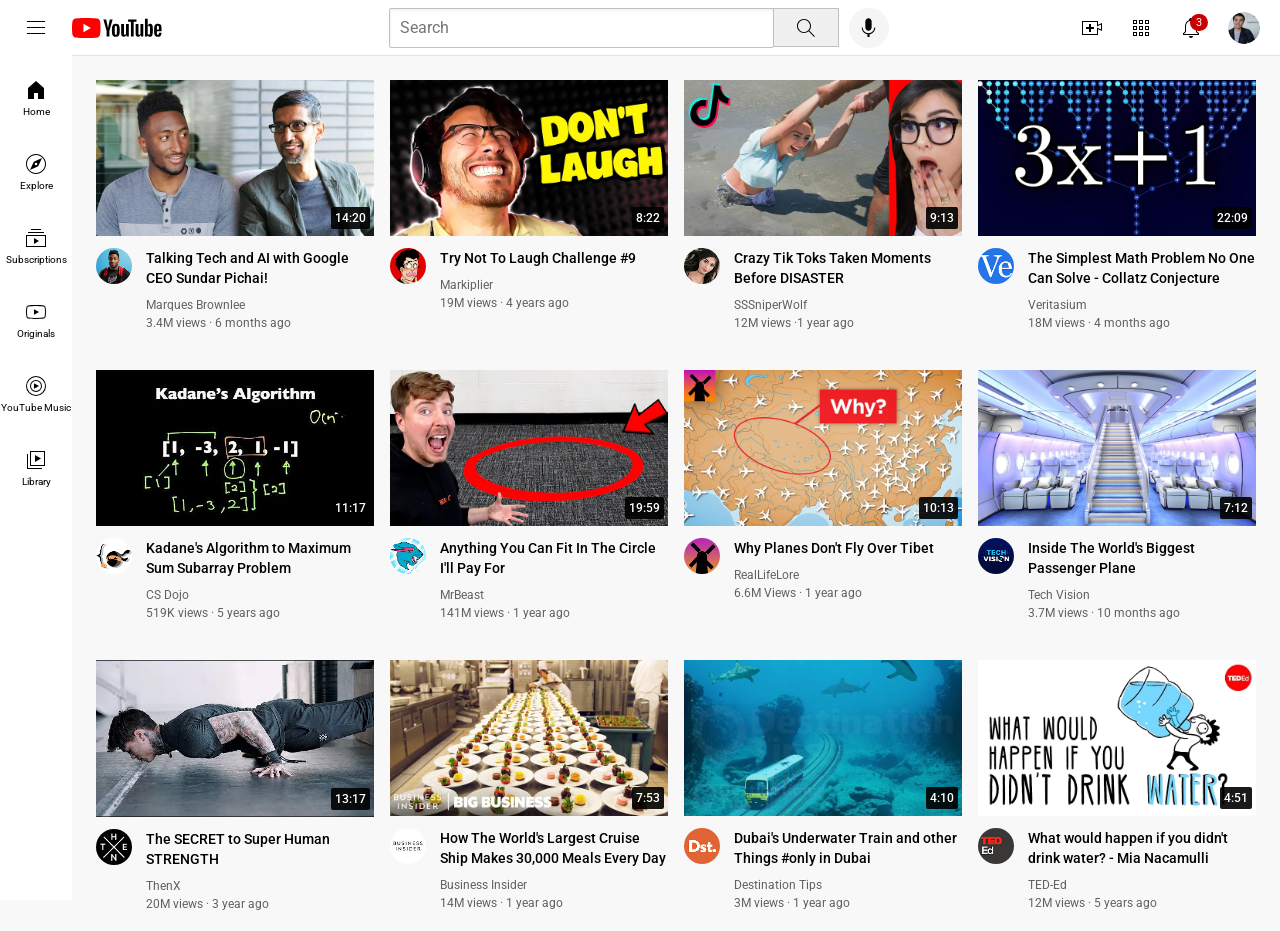
<file: index.html>
<!DOCTYPE html>
<html lang="en">
<head>
    <meta charset="UTF-8">
    <meta name="viewport" content="width=device-width, initial-scale=1.0">
    <title>youtube clone</title>

    <link rel="preconnect" href="https://fonts.googleapis.com">
    <link rel="preconnect" href="https://fonts.gstatic.com" crossorigin>
    <link href="https://fonts.googleapis.com/css2?family=Roboto:wght@0,400;600;500;700&display=swap" rel="stylesheet">
    
    <link rel="stylesheet" href="styles/general.css">
    <link rel="stylesheet" href="styles/header.css">
    <link rel="stylesheet" href="styles/video.css">
    <link rel="stylesheet" href="styles/sidebar.css">

</head>
<body>
    <div class="header">
        <div class="left-section">
            <img class="hamburger-menu" src="icons/hamburger-menu.svg">
            <img class="youtube-logo" src="icons/youtube-logo.svg">
        </div>
        <div class="middle-section">
            <input class="search-bar" type="text" placeholder="Search">

            <button class="search-button" > 
              <img class="search-icon "  src="icons/search.svg" >
              <div class="tooltip">Search</div>
            </button>
            <!-- put position absolute inside relative -->
            <button class="voice-button" > 
              <img class="voice-icon"  src="icons/voice-search-icon.svg">
              <div class="tooltip">Search with your voice</div>
            </button>
        </div>
        <div class="right-section">
            <div class="upload-icon-container">
                <img class="upload-icon" src="icons/upload.svg">
                <div class="tooltip">Create</div>
            </div>
            <div class="apps-icon-container">
                <img class="youtube-apps-icon" src="icons/youtube-apps.svg">
                <div class="tooltip">YouTube apps</div>
            </div>
            <div class="notification-icon-container">
                <img class="notification-icon" src="icons/notifications.svg">
                <div class="notifications-count">3</div>
                <div class="tooltip">Notifications</div>
            </div>
            <img class="current-user-picture" src="icons/my-channel.jpeg">

        </div>
        
    </div>
    <nav class="sidebar">
        <div class="sidebar-link">
            <img src="icons/home.svg" >
            <div>Home</div>
        </div>
        <div class="sidebar-link">
            <img src="icons/explore.svg">
            <div>Explore</div>
        </div>
        <div class="sidebar-link">
            <img src="icons/subscriptions.svg">
            <div>Subscriptions</div>
        </div>
        <div class="sidebar-link">
            <img src="icons/originals.svg">
            <div>Originals</div>
        </div>
        <div class="sidebar-link">
            <img src="icons/youtube-music.svg">
            <div>YouTube Music</div>
        </div>
        <div class="sidebar-link">
            <img src="icons/library.svg">
            <div>Library</div>
        </div>
    </nav>
    
    <main>
        <section class="video-grid">
            <div class="video-preview">

            <div class="thumbnail-row">
                <a href="https://www.youtube.com/watch?v=n2RNcPRtAiY">
                    <img class="thumbnail" src="thumbnails/thumbnail-1.webp">
               </a>
                <div class="video-time">14:20</div>
            </div>
    
            <div class="video-info-grid">
                <div class="channel-picture">

                <a href="https://www.youtube.com/c/mkbhd">
                    <img class="profile-picture" src="channel-pictures/channel-1.jpeg">
                </a>

                </div>
                <div class="video-info"> 
                    <p class="video-title">Talking Tech and AI with Google CEO Sundar Pichai!</p>
        
                    <p class="video-author">Marques Brownlee</p>
            
                    <p class="video-stats">3.4M views &#183; 6 months ago</p>
                </div>
            </div>
        </div>
            
        <div class="video-preview">
            
            <div class="thumbnail-row">
                <a href="https://www.youtube.com/watch?v=mP0RAo9SKZk">
                    <img class="thumbnail" src="thumbnails/thumbnail-2.webp">
                </a>
                <div class="video-time">8:22</div>
            </div> 
    
            <div class="video-info-grid">
                <div class="channel-picture">

                <a href="https://www.youtube.com/c/markiplier">
                    <img class="profile-picture"src="channel-pictures/channel-2.jpeg">
                </a>
                
                </div>
                <div class="video-info">
                    <p class="video-title">Try Not To Laugh Challenge #9</p>
    
                    <p class="video-author">Markiplier</p>
            
                    <p class="video-stats">19M views &#183; 4 years ago</p>
                </div>
            </div>
        </div>
        <div class="video-preview">
    
            <div class="thumbnail-row">
                <a href="https://www.youtube.com/watch?v=FgjPQQeTh1w">
                    <img class="thumbnail" src="thumbnails/thumbnail-3.webp">
                </a>
                <div class="video-time">9:13</div>
            </div>
    
            <div class="video-info-grid">
                <div class="channel-picture">
                    <a href="https://www.youtube.com/user/SSSniperWolf">
                        <img class="profile-picture" src="channel-pictures/channel-3.jpeg">
                    </a>
                </div>
                <div class="video-info"> 
                    <p class="video-title">
                        Crazy Tik Toks Taken Moments Before DISASTER</p>
        
                    <p class="video-author">SSSniperWolf</p>
            
                    <p class="video-stats">12M views &#183;1 year ago</p>
                </div>
            </div>
        </div>
            
        <div class="video-preview">
            
            
            <div class="thumbnail-row">
                <a href="https://www.youtube.com/watch?v=094y1Z2wpJg">
                    <img class="thumbnail" src="thumbnails/thumbnail-4.webp">
                </a>
                 <div class="video-time">22:09</div>
            </div> 
    
            <div class="video-info-grid">
                <div class="channel-picture">
                    <a href="https://www.youtube.com/c/veritasium">
                        <img class="profile-picture"src="channel-pictures/channel-4.jpeg">
                    </a>
                </div>
                <div class="video-info">
                    <p class="video-title">
                        The Simplest Math Problem No One Can Solve - Collatz Conjecture</p>
    
                    <p class="video-author">Veritasium</p>
            
                    <p class="video-stats">18M views &#183; 4 months ago</p>
                </div>
            </div>
        </div>
        <div class="video-preview">
    
            <div class="thumbnail-row">
                <a href="https://www.youtube.com/watch?v=86CQq3pKSUw">
                    <img class="thumbnail" src="thumbnails/thumbnail-5.webp">
                </a>
                <div class="video-time">11:17</div>
            </div>
    
            <div class="video-info-grid">
                <div class="channel-picture">
                <a href="https://www.youtube.com/c/CSDojo">
                    <img class="profile-picture" src="channel-pictures/channel-5.jpeg">
                </a>
                </div>
                <div class="video-info"> 
                    <p class="video-title">
                        Kadane's Algorithm to Maximum Sum Subarray Problem</p>
        
                    <p class="video-author">CS Dojo</p>
            
                    <p class="video-stats">519K views &#183; 5 years ago</p>
                </div>
            </div>
        </div>
            
        <div class="video-preview">
            
            
            <div class="thumbnail-row">
                <a href="https://www.youtube.com/watch?v=yXWw0_UfSFg">
                <img class="thumbnail" src="thumbnails/thumbnail-6.webp">
                </a>
                <div class="video-time">19:59</div>
            </div> 
    
            <div class="video-info-grid">
                <div class="channel-picture">
                <a href="https://www.youtube.com/channel/UCX6OQ3DkcsbYNE6H8uQQuVA">
                   <img class="profile-picture"src="channel-pictures/channel-6.jpeg">
                </a>
                </div>
                <div class="video-info">
                    <p class="video-title">
                        Anything You Can Fit In The Circle I'll Pay For</p>
    
                    <p class="video-author">MrBeast</p>
            
                    <p class="video-stats">141M views &#183; 1 year ago</p>
                </div>
            </div>
        </div>

        <div class="video-preview">
            
            
            <div class="thumbnail-row">
                <a href="https://www.youtube.com/watch?v=fNVa1qMbF9Y">
                <img class="thumbnail" src="thumbnails/thumbnail-7.webp">
              </a>
                <div class="video-time">10:13</div>
            </div> 
    
            <div class="video-info-grid">
                <div class="channel-picture">
                    <a href="https://www.youtube.com/channel/UCP5tjEmvPItGyLhmjdwP7Ww">
                    <img class="profile-picture"src="channel-pictures/channel-7.jpeg">
                </a>
                </div>
                <div class="video-info">
                    <p class="video-title">
                        Why Planes Don't Fly Over Tibet</p>
    
                    <p class="video-author">RealLifeLore</p>
            
                    <p class="video-stats">6.6M Views &#183; 1 year ago</p>
                </div>
            </div>
        </div>


        <div class="video-preview">
            
            
            <div class="thumbnail-row">
                <a href="https://www.youtube.com/watch?v=lFm4EM1juls">
                <img class="thumbnail" src="thumbnails/thumbnail-8.webp">
                </a>
                <div class="video-time">7:12</div>
            </div> 
    
            <div class="video-info-grid">
                <div class="channel-picture">
                    <a href="https://www.youtube.com/channel/UCHAK6CyegY22Zj2GWrcaIxg">
                    <img class="profile-picture"src="channel-pictures/channel-8.jpeg">
                </a>
                </div>
                <div class="video-info">
                    <p class="video-title">
                        Inside The World's Biggest Passenger Plane</p>
    
                    <p class="video-author">Tech Vision</p>
            
                    <p class="video-stats">3.7M views &#183; 10 months ago</p>
                </div>
            </div>
        </div>

        <div class="video-preview">
            
            
            <div class="thumbnail-row">
                <a href="https://www.youtube.com/watch?v=ixmxOlcrlUc">
                 <img class="thumbnail" src="thumbnails/thumbnail-9.webp">
              </a>
                <div class="video-time">13:17</div>
            </div> 
    
            <div class="video-info-grid">
                <div class="channel-picture">
                    <a href="https://www.youtube.com/c/OFFICIALTHENXSTUDIOS">
                    <img class="profile-picture"src="channel-pictures/channel-9.jpeg">
                </a>
                </div>
                <div class="video-info">
                    <p class="video-title">
                        The SECRET to Super Human STRENGTH</p>
    
                    <p class="video-author">ThenX</p>
            
                    <p class="video-stats">20M views &#183; 3 year ago</p>
                </div>
            </div>
        </div>

        <div class="video-preview">
            
            
            <div class="thumbnail-row">
                <a href="https://www.youtube.com/watch?v=R2vXbFp5C9o">
                <img class="thumbnail" src="thumbnails/thumbnail-10.webp">
              </a>
                <div class="video-time">7:53</div>
            </div> 
    
            <div class="video-info-grid">
                <div class="channel-picture">
                  <a href="https://www.youtube.com/user/businessinsider">
                   <img class="profile-picture"src="channel-pictures/channel-10.jpeg">
                </a>
                </div>
                <div class="video-info">
                    <p class="video-title">
                        How The World's Largest Cruise Ship Makes 30,000 Meals Every Day</p>
    
                    <p class="video-author">Business Insider</p>
            
                    <p class="video-stats">14M views &#183; 1 year ago</p>
                </div>
            </div>
        </div>

        <div class="video-preview">
            
            
            <div class="thumbnail-row">
                <a href="https://www.youtube.com/watch?v=0nZuYyXET3s">
                <img class="thumbnail" src="thumbnails/thumbnail-11.webp">
                </a>
                <div class="video-time">4:10</div>
            </div> 
    
            <div class="video-info-grid">
                <div class="channel-picture">
                    <a href="https://www.youtube.com/c/Destinationtips">
                  <img class="profile-picture"src="channel-pictures/channel-11.jpeg">
                </a>
                </div>
                <div class="video-info">
                    <p class="video-title">
                        Dubai's Underwater Train and other Things #only in Dubai</p>
    
                    <p class="video-author">Destination Tips</p>
            
                    <p class="video-stats">3M views  &#183; 1 year ago</p>
                </div>
            </div>
        </div>

        <div class="video-preview">
            
            
            <div class="thumbnail-row">
                <a href="https://www.youtube.com/watch?v=9iMGFqMmUFs">
                <img class="thumbnail" src="thumbnails/thumbnail-12.webp">
              </a>
                <div class="video-time">4:51</div>
            </div> 
    
            <div class="video-info-grid">
                <div class="channel-picture">
                    <a href="https://www.youtube.com/teded">
                  <img class="profile-picture"src="channel-pictures/channel-12.jpeg">
                </a>
                </div>
                <div class="video-info">
                    <p class="video-title">
                        What would happen if you didn't drink water? - Mia Nacamulli</p>
    
                    <p class="video-author">TED-Ed</p>
            
                    <p class="video-stats">12M views  &#183; 5 years ago</p>
                </div>
            </div>
        </div>

        
    </section>
</main>
    
    
    
</body>
</html>
</file>
<file: styles/general.css>
p{
    margin-top: 0;
    margin-bottom: 0;

}

body{
    /* this style below will be inherited */
    font-family: Roboto,Arial;
    margin: 0;
    padding-top: 80px;
    padding-left: 96px;
    padding-right: 24px;
    background-color: rgb(248, 248, 248);
    
}
</file>
<file: styles/header.css>
.header{
    height: 55px;

    display: flex;
    flex-direction: row;
    justify-content: space-between;

    position: fixed;
    top: 0;
    left: 0;
    right: 0;
    z-index: 100;

    background-color: white;
    border-bottom-width: 1px;
    border-bottom-style: solid;
    border-bottom-color: rgb(228,228,228);
    
}

.left-section{
    display: flex;
    align-items: center;
}

.hamburger-menu{
    height: 24px;
    margin-left: 24px;
    margin-right: 24px;
}

.youtube-logo{
    height: 20px;
}

.middle-section{
    flex: 1;
    margin-left: 70px;
    margin-right: 35px;
    max-width: 500px;
    display:flex;
    align-items: center;

}

.search-bar{
    flex: 1;
    height: 36px;
    padding-left: 10px;
    font-size: 16px;
    border: 1px solid rgb( 192,192, 192);
    border-radius: 2px;
    box-shadow: inset 1px 2px 3px rgba(0, 0, 0,0.05);
    width: 0;

}

.search-bar::placeholder{
    font-family: Roboto,Arial;
    font-size: 16px;
}

.search-button{
    height: 39px;
    width: 66px;
    background-color: rgb(240, 240, 240);
    border-width:1px;
    border-style: solid;
    border-color: rgb(192, 192,192);
    margin-left: -1px;
    margin-right: 10px;
}

.search-button,
.voice-button,
.upload-icon-container,
.apps-icon-container,
.notification-icon-container {
    display: flex;
    justify-content: center;
    align-items: center;
    position: relative;

}

.search-button .tooltip,
.voice-button .tooltip,
.upload-icon-container .tooltip,
.apps-icon-container .tooltip,
.notification-icon-container .tooltip {

    font-family: Roboto,Arial;
    position: absolute;
    background-color: gray;
    color: white;
    padding-top: 4px;
    padding-bottom: 4px;
    padding-left: 8px;
    padding-right: 8px;
    border-radius: 2px;
    font-size: 12px;
    bottom: -30px;
    opacity: 0;
    transition: opacity 0.15s;
    pointer-events: none;
    white-space: nowrap;
}

.search-button:hover .tooltip,
.voice-button:hover .tooltip,
.upload-icon-container:hover .tooltip,
.apps-icon-container:hover .tooltip,
.notification-icon-container:hover .tooltip {
    opacity: 1;
}

.search-icon{
    height: 24px;
}

.voice-button{
    height: 40px;
    width: 40px;
    border-radius: 20px;
    border: none;
    background-color: rgb(245, 245, 245);
}

.voice-icon{
    height: 25px;

}

.right-section{
    width: 180px;
    margin-right: 20px;
    display: flex;
    align-items: center;
    justify-content: space-between;
    flex-shrink: 0;


}

.upload-icon{
    height: 24px;
    
}
.youtube-apps-icon{
    height: 24px;
    
}
.notification-icon{
    height: 24px;
    
}

.notification-icon-container{
    position: relative;
}

.notifications-count{
    position: absolute;
    top: -2px;
    right: -5px;
    background-color:rgb(200, 0, 0) ;
    color: white;
    font-size: 11px;
    padding-left: 6px;
    padding-right: 6px;
    padding-top: 2px;
    padding-bottom: 2px;
    border-radius: 10px;
}

.current-user-picture{
    height: 32px;
    border-radius: 16px;

}
</file>
<file: styles/video.css>
.thumbnail{
        
        width: 100%;
    }

    .video-title{
        margin-top: 0;
        font-size: 14px;
        font-weight: 500;
        line-height: 20px;
        margin-bottom: 10px;
    }


    .video-info-grid{
        display: grid;
        grid-template-columns: 50px 1fr;
    }
    .channel-picture{

        vertical-align: top;

    }
    .profile-picture{
        width: 36px;
        border-radius: 50px;
    }
    .thumbnail-row{
        margin-bottom: 8px;
        position: relative;
    }
    .video-author,
    .video-stats{
        font-size: 12px;
        color: rgb(96, 96, 96);
    }
    .video-author{
        margin-bottom: 4px;
    }
    .video-grid{
        display: grid;
        grid-template-columns:1fr 1fr 1fr;
        column-gap: 16px;
        row-gap: 40px;
        padding-bottom: 20px;
    }

    @media (max-width: 750px) {
        .video-grid {
            grid-template-columns: 1fr 1fr;
        }
    }

    @media (min-width: 751px) and (max-width:999px) {
        .video-grid{
            grid-template-columns: 1fr 1fr 1fr;
        }
    }

    @media (min-width: 1000px) {
        .video-grid {
            grid-template-columns: 1fr 1fr 1fr 1fr;
        }
    }

    .video-time{
        font-family: Roboto , Arial;
        font-size: 12px;
        font-weight: 500;
        padding: 4px ;
        border-radius: 2px;
        background-color: rgba(0, 0, 0, 0.9);
        color: white;
        position: absolute;
        bottom: 11px;
        right: 4px;
        

        
    }
</file>
<file: styles/sidebar.css>
.sidebar {
    position: fixed;
    left: 0;
    bottom: 0;
    top: 55px;
    background-color: white;
    width: 72px;
    z-index: 200;
    padding-top: 5px;

}

.sidebar-link{
    font-size: 11px;
    display: flex;
    height: 74px;
    justify-content: center;
    align-items: center;
    flex-direction: column;
    cursor: pointer;
    
}

.sidebar-link:hover{
    background-color: rgb(235, 235, 235);
}

.sidebar-link img{
    height: 24px;
    margin-bottom: 4px;

}
.sidebar-link div{
    font-size: 10px;

}
</file>
